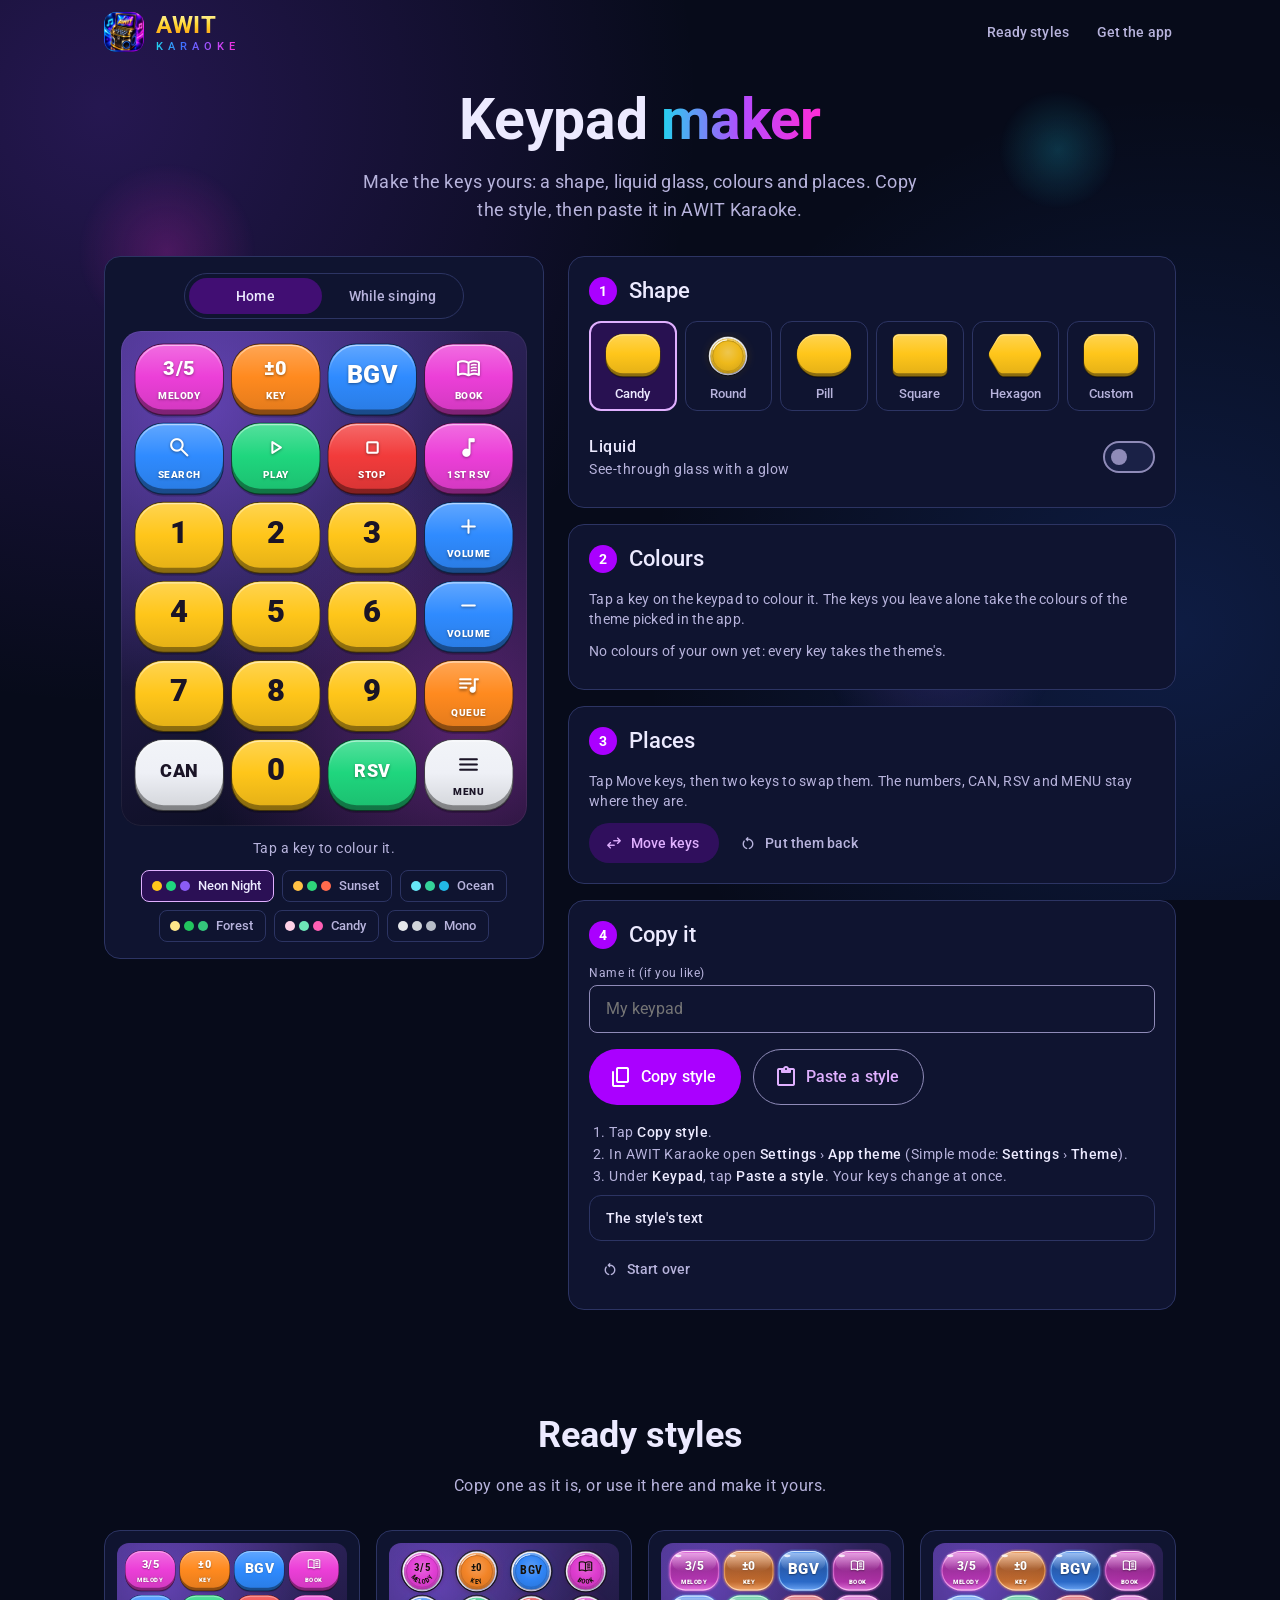
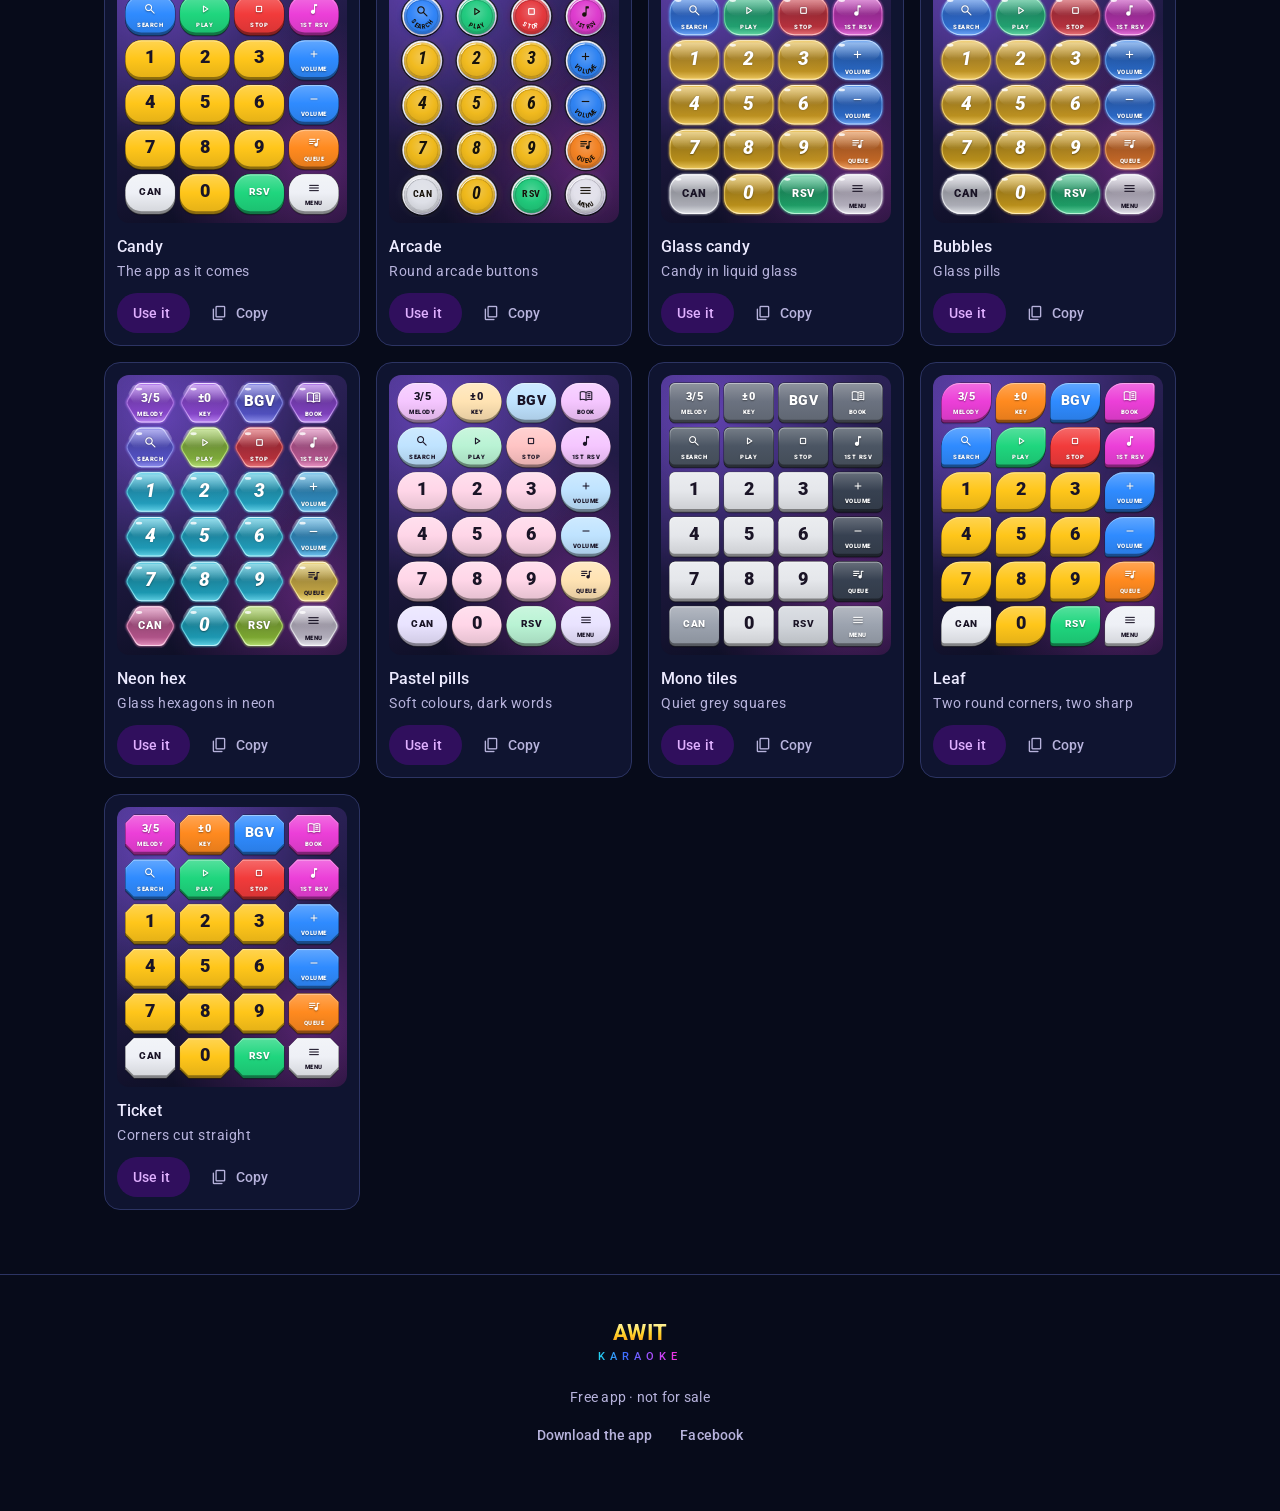
<file: docs/keypad.html>
<!doctype html>
<html lang="en">
<head>
<meta charset="utf-8">
<meta name="viewport" content="width=device-width, initial-scale=1">
<title>Keypad maker · AWIT Karaoke</title>
<meta name="description" content="Make your own keypad for AWIT Karaoke: a shape, liquid glass, colours and places. Copy the style and paste it in the app.">
<meta name="theme-color" content="#070b1a">
<link rel="icon" href="img/icon-64.png">
<link rel="apple-touch-icon" href="img/apple-touch-icon.png">
<meta property="og:type" content="website">
<meta property="og:title" content="Keypad maker · AWIT Karaoke">
<meta property="og:description" content="Make your own karaoke keypad: candy, round, liquid glass, your colours. Copy it, paste it in the app.">
<meta property="og:url" content="https://mac0ten.github.io/awit-karaoke-releases/keypad.html">
<meta property="og:image" content="https://mac0ten.github.io/awit-karaoke-releases/img/og.jpg">
<meta name="twitter:card" content="summary_large_image">
<link rel="preconnect" href="https://fonts.googleapis.com">
<link rel="preconnect" href="https://fonts.gstatic.com" crossorigin>
<link href="https://fonts.googleapis.com/css2?family=Roboto+Condensed:ital,wght@0,700;1,700&family=Roboto:ital,wght@0,400;0,500;0,700;0,900;1,900&display=swap" rel="stylesheet">
<!-- Material Symbols, only the icons this page uses (the names in alphabetical order) -->
<link href="https://fonts.googleapis.com/css2?family=Material+Symbols+Rounded:opsz,wght,FILL,GRAD@24,500,1,0&icon_names=add,close,content_copy,content_paste,menu,menu_book,music_note,palette,pause,play_arrow,queue_music,remove,restart_alt,search,skip_next,stop,swap_horiz&display=block" rel="stylesheet">
<link rel="stylesheet" href="style.css">
<link rel="stylesheet" href="keypad.css">
</head>
<body>
<div class="bokeh" aria-hidden="true"><i></i><i></i><i></i><i></i><i></i><i></i></div>

<header id="bar" class="app-bar">
  <div class="bar-in">
    <a class="brand" href="./" aria-label="AWIT Karaoke, the download page">
      <img src="img/icon-192.png" alt="" width="40" height="40">
      <span class="word"><b class="awit">AWIT</b><b class="kara">KARAOKE</b></span>
    </a>
    <nav aria-label="Pages">
      <a class="text-btn wide" href="#ready">Ready styles</a>
      <a class="text-btn" href="./">Get the app</a>
    </nav>
  </div>
</header>

<main id="top">
  <section class="maker" id="maker">
    <div class="maker-head">
      <h1>Keypad <span class="glow">maker</span></h1>
      <p class="lead">Make the keys yours: a shape, liquid glass, colours and places. Copy the style, then paste it in
        AWIT Karaoke.</p>
    </div>

    <div class="maker-grid">
      <div class="stage">
        <div class="card pad-card">
          <div class="scene" role="radiogroup" aria-label="Show the keys">
            <button type="button" class="seg-btn" data-scene="home" role="radio" aria-checked="true">Home</button>
            <button type="button" class="seg-btn" data-scene="singing" role="radio" aria-checked="false">While singing</button>
          </div>
          <div class="pad-wrap" id="padWrap">
            <canvas id="pad" aria-hidden="true"></canvas>
            <div id="padKeys" class="pad-keys" role="group" aria-label="The keypad"></div>
          </div>
          <p class="hint" id="padHint" aria-live="polite">Tap a key to colour it.</p>
          <div class="themes" id="themes" role="radiogroup" aria-label="See it in a theme"></div>
        </div>
      </div>

      <div class="controls">
        <div class="card step">
          <h2 class="step-title"><span class="n">1</span>Shape</h2>
          <div class="shapes" id="shapes" role="radiogroup" aria-label="Shape"></div>
          <div id="customBox" class="custom" hidden>
            <p class="small">Each corner, from square to fully round.</p>
            <label>Top left <output id="c0v"></output><input type="range" id="c0" min="0" max="50" step="1"></label>
            <label>Top right <output id="c1v"></output><input type="range" id="c1" min="0" max="50" step="1"></label>
            <label>Bottom left <output id="c3v"></output><input type="range" id="c3" min="0" max="50" step="1"></label>
            <label>Bottom right <output id="c2v"></output><input type="range" id="c2" min="0" max="50" step="1"></label>
            <label class="switch-row">
              <span><b>Cut corners</b><small>Straight across instead of round</small></span>
              <input type="checkbox" id="cut" role="switch"><i class="switch" aria-hidden="true"></i>
            </label>
          </div>
          <label class="switch-row">
            <span><b>Liquid</b><small>See-through glass with a glow</small></span>
            <input type="checkbox" id="liquid" role="switch"><i class="switch" aria-hidden="true"></i>
          </label>
        </div>

        <div class="card step">
          <h2 class="step-title"><span class="n">2</span>Colours</h2>
          <p class="small">Tap a key on the keypad to colour it. The keys you leave alone take the colours of the
            theme picked in the app.</p>
          <div id="ownList" class="own"></div>
          <button type="button" class="text-btn" id="clearColours"><span class="ms" aria-hidden="true">restart_alt</span>Theme colours for every key</button>
        </div>

        <div class="card step">
          <h2 class="step-title"><span class="n">3</span>Places</h2>
          <p class="small">Tap Move keys, then two keys to swap them. The numbers, CAN, RSV and MENU stay where they are.</p>
          <div class="row">
            <button type="button" class="btn tonal sm" id="moveBtn" aria-pressed="false"><span class="ms" aria-hidden="true">swap_horiz</span>Move keys</button>
            <button type="button" class="text-btn" id="placesBack"><span class="ms" aria-hidden="true">restart_alt</span>Put them back</button>
          </div>
        </div>

        <div class="card step">
          <h2 class="step-title"><span class="n">4</span>Copy it</h2>
          <label class="field"><span>Name it (if you like)</span><input id="name" maxlength="40" autocomplete="off" placeholder="My keypad"></label>
          <div class="actions">
            <button type="button" class="btn filled" id="copy"><span class="ms" aria-hidden="true">content_copy</span>Copy style</button>
            <button type="button" class="btn outlined" id="pasteBtn"><span class="ms" aria-hidden="true">content_paste</span>Paste a style</button>
          </div>
          <ol class="how">
            <li>Tap <b>Copy style</b>.</li>
            <li>In AWIT Karaoke open <b>Settings</b> › <b>App theme</b> (Simple mode: <b>Settings</b> › <b>Theme</b>).</li>
            <li>Under <b>Keypad</b>, tap <b>Paste a style</b>. Your keys change at once.</li>
          </ol>
          <details class="json" id="jsonBox"><summary>The style's text</summary><pre id="json"></pre></details>
          <button type="button" class="text-btn" id="startOver"><span class="ms" aria-hidden="true">restart_alt</span>Start over</button>
        </div>
      </div>
    </div>
  </section>

  <section class="ready" id="ready">
    <h2>Ready styles</h2>
    <p class="sub">Copy one as it is, or use it here and make it yours.</p>
    <div class="ready-grid" id="readyGrid"></div>
  </section>
</main>

<div id="colourSheet" class="sheet" hidden>
  <div class="panel" role="dialog" aria-modal="true" aria-labelledby="csTitle">
    <div class="panel-head"><h3 id="csTitle">Number keys</h3>
      <button type="button" class="icon-btn" id="csClose" aria-label="Close"><span class="ms" aria-hidden="true">close</span></button></div>
    <p class="label">Its colour</p>
    <div class="swatches" id="csKey" role="radiogroup" aria-label="Its colour"></div>
    <p class="label">Its words</p>
    <div class="segs" id="csInk" role="radiogroup" aria-label="Its words' colour"></div>
    <div class="panel-actions"><button type="button" class="btn filled sm" id="csDone">Done</button></div>
  </div>
</div>

<div id="pasteSheet" class="sheet" hidden>
  <div class="panel" role="dialog" aria-modal="true" aria-labelledby="psTitle">
    <div class="panel-head"><h3 id="psTitle">Paste a style</h3>
      <button type="button" class="icon-btn" id="pasteClose" aria-label="Close"><span class="ms" aria-hidden="true">close</span></button></div>
    <p class="small">A style copied here, or one a friend sent you, to change it.</p>
    <textarea id="pasteText" rows="5" spellcheck="false" placeholder='{"awit":"keypad", ...}' aria-label="The style"></textarea>
    <p class="err" id="pasteErr" role="alert" hidden></p>
    <div class="panel-actions">
      <button type="button" class="text-btn" id="pasteCancel">Cancel</button>
      <button type="button" class="btn filled sm" id="pasteLoad">Load it</button>
    </div>
  </div>
</div>

<div id="snack" class="snack" role="status" aria-live="polite"></div>

<footer>
  <p class="word small"><b class="awit">AWIT</b><b class="kara">KARAOKE</b></p>
  <p>Free app · not for sale</p>
  <nav class="links" aria-label="More">
    <a class="text-btn" href="./">Download the app</a>
    <a class="text-btn" href="https://www.facebook.com/awitkaraoke" target="_blank" rel="noopener">Facebook</a>
  </nav>
</footer>

<script src="keypad.js" defer></script>
</body>
</html>
</file>
<file: docs/style.css>
/* AWIT Karaoke's site, on Material Design 3: the app's neon night as a dark scheme (Material palette tones that pass
   contrast), Roboto and the M3 type scale, an 8dp grid, M3 shapes, state layers, ripples and motion. */
:root {
  /* colour roles */
  --bg: #070b1a;
  --surface-low: #0f1430; --surface: #141a3a; --surface-high: #1a2146;
  --on-surface: #eceaff; --on-surface-var: #b7b3dc;
  --outline: #8f8bb8; --outline-var: #2c3463;
  --primary: #aa00ff;              /* Material Purple A700: white text on it is 5:1 */
  --on-primary: #ffffff;
  --primary-light: #e0b0ff;        /* the primary for text and icons on dark surfaces */
  /* shapes and motion */
  --r-sm: 8px; --r-md: 12px; --r-lg: 16px; --r-xl: 28px; --r-full: 999px;
  --ease: cubic-bezier(.2, 0, 0, 1); --ease-in: cubic-bezier(.05, .7, .1, 1);
  --e1: 0 1px 2px rgba(0, 0, 0, .3), 0 1px 3px 1px rgba(0, 0, 0, .15);
  --e3: 0 4px 8px 3px rgba(0, 0, 0, .15), 0 1px 3px rgba(0, 0, 0, .3);
}
* { box-sizing: border-box; }
html { scroll-behavior: smooth; scroll-padding-top: 72px; }
body {
  margin: 0; background: var(--bg); color: var(--on-surface);
  font: 400 16px/24px Roboto, "Segoe UI", Arial, sans-serif; letter-spacing: .5px;   /* body large */
  background-image: radial-gradient(circle at 8% 12%, rgba(124, 58, 237, .26), transparent 42%),
    radial-gradient(circle at 92% 70%, rgba(47, 107, 255, .18), transparent 40%);
  background-attachment: fixed; overflow-x: hidden;
}
a { color: var(--primary-light); }
b { font-weight: 500; color: var(--on-surface); }
h1, h2, h3, p { margin: 0; }
:focus-visible { outline: 3px solid var(--primary-light); outline-offset: 2px; }
main, header, footer { position: relative; z-index: 1; }
section { max-width: 1120px; margin: 0 auto; padding: 64px 24px; }
h2 { font-size: clamp(28px, 3.4vw, 36px); line-height: 1.22; font-weight: 700; letter-spacing: 0; text-align: center;
  margin-bottom: 32px; }                                  /* headline large, emphasized */
h3 { font-size: 16px; line-height: 24px; font-weight: 500; letter-spacing: .15px; }   /* title medium */

/* Material Symbols */
.ms { font-family: "Material Symbols Rounded"; font-weight: normal; font-style: normal; font-size: 24px; line-height: 1;
  letter-spacing: normal; text-transform: none; white-space: nowrap; direction: ltr; display: inline-block;
  -webkit-font-feature-settings: "liga"; font-feature-settings: "liga"; -webkit-font-smoothing: antialiased; }

/* the lights drifting behind, as the app's Bokeh */
.bokeh { position: fixed; inset: 0; z-index: 0; pointer-events: none; overflow: hidden; }
.bokeh i { position: absolute; border-radius: 50%; opacity: .2; animation: drift 30s var(--ease) infinite alternate; }
.bokeh i:nth-child(1) { width: 180px; height: 180px; left: 6%; top: 18%; background: radial-gradient(circle, #ff2bd6, transparent 70%); }
.bokeh i:nth-child(2) { width: 120px; height: 120px; left: 78%; top: 10%; background: radial-gradient(circle, #22d3ee, transparent 70%); animation-duration: 34s; }
.bokeh i:nth-child(3) { width: 240px; height: 240px; left: 64%; top: 58%; background: radial-gradient(circle, #8b5cf6, transparent 70%); animation-duration: 38s; }
.bokeh i:nth-child(4) { width: 96px; height: 96px; left: 30%; top: 72%; background: radial-gradient(circle, #22d3ee, transparent 70%); animation-duration: 26s; }
.bokeh i:nth-child(5) { width: 140px; height: 140px; left: 46%; top: 32%; background: radial-gradient(circle, #ff2bd6, transparent 70%); animation-duration: 42s; }
.bokeh i:nth-child(6) { width: 200px; height: 200px; left: 14%; top: 84%; background: radial-gradient(circle, #3f6bff, transparent 70%); animation-duration: 36s; }
@keyframes drift { to { transform: translate(40px, -64px) scale(1.15); } }

/* the top app bar: transparent at the top, a surface once the page moves under it */
.app-bar { position: sticky; top: 0; z-index: 10; transition: background-color .3s var(--ease), box-shadow .3s var(--ease); }
.app-bar.scrolled { background: rgba(20, 26, 58, .92); box-shadow: var(--e1); -webkit-backdrop-filter: blur(12px); backdrop-filter: blur(12px); }
.bar-in { display: flex; align-items: center; justify-content: space-between; gap: 16px; max-width: 1120px; height: 64px;
  margin: 0 auto; padding: 0 16px 0 24px; }
.brand { display: flex; align-items: center; gap: 12px; text-decoration: none; }
.brand img { border-radius: var(--r-md); }
nav { display: flex; gap: 4px; }

/* the wordmark: gold AWIT, neon KARAOKE (the app's) */
.word { display: inline-flex; flex-direction: column; line-height: 1; }
.awit { font-weight: 700; font-size: 24px; letter-spacing: .5px; background: linear-gradient(#fff6a6, #ffd52e 50%, #ff9a12);
  -webkit-background-clip: text; background-clip: text; color: transparent; }
.kara { font-weight: 500; font-size: 11px; letter-spacing: 5px; margin-top: 4px;
  background: linear-gradient(90deg, #22d3ee, #3f6bff, #b44cff, #ff2bd6); -webkit-background-clip: text; background-clip: text;
  color: transparent; }

/* buttons: state layers on hover, focus and press, a ripple from the touch (app.js) */
.btn, .text-btn, summary { position: relative; overflow: hidden; -webkit-tap-highlight-color: transparent; }
.btn::before, .text-btn::before, summary::before { content: ""; position: absolute; inset: 0; background: currentColor;
  opacity: 0; transition: opacity .2s var(--ease); pointer-events: none; }
.btn:hover::before, .text-btn:hover::before, summary:hover::before { opacity: .08; }
.btn:focus-visible::before, .text-btn:focus-visible::before, summary:focus-visible::before { opacity: .1; }
.btn:active::before, .text-btn:active::before, summary:active::before { opacity: .1; }
.ripple { position: absolute; border-radius: 50%; background: currentColor; opacity: .16; transform: scale(0);
  animation: ripple .6s var(--ease); pointer-events: none; }
@keyframes ripple { to { transform: scale(1); opacity: 0; } }
.btn { display: inline-flex; align-items: center; justify-content: center; gap: 8px; height: 56px; padding: 0 24px 0 20px;
  border-radius: var(--r-full); font: 500 16px/24px Roboto, sans-serif; letter-spacing: .15px; text-decoration: none;
  transition: box-shadow .2s var(--ease); }
.btn.filled { background: var(--primary); color: var(--on-primary); box-shadow: 0 0 0 0 rgba(170, 0, 255, .5);
  animation: glow 2.8s var(--ease) infinite; }
.btn.filled:hover { box-shadow: var(--e1); }
@keyframes glow { 50% { box-shadow: 0 0 0 8px rgba(170, 0, 255, 0), 0 0 28px rgba(255, 43, 214, .45); } }
.btn.outlined { color: var(--primary-light); border: 1px solid var(--outline); }
.btn.gold { background: #ffc400; color: #241a00; }           /* Material Amber A400, the AWIT gold: dark text 11:1 */
.btn.gold:hover { box-shadow: var(--e1); }
/* the first screen's two downloads, as big as each other, one under the other */
.cta.big { display: grid; gap: 12px; max-width: 440px; }
.cta.big .btn { width: 100%; }
.text-btn.more { gap: 8px; margin-top: 8px; margin-left: -12px; color: var(--primary-light); }
.text-btn.more .ms { font-size: 18px; }
.text-btn { display: inline-flex; align-items: center; height: 40px; padding: 0 12px; border-radius: var(--r-full);
  color: var(--on-surface-var); font: 500 14px/20px Roboto, sans-serif; letter-spacing: .1px; text-decoration: none; }
.text-btn:hover { color: var(--on-surface); }

/* the first screen */
.hero { display: grid; grid-template-columns: 1fr 1.05fr; gap: 48px; align-items: center; padding-top: 32px; }
.chip { display: inline-flex; align-items: center; gap: 8px; height: 32px; padding: 0 16px 0 8px; margin-bottom: 16px;
  border-radius: var(--r-sm); border: 1px solid var(--outline-var); background: var(--surface-low);
  font: 500 14px/20px Roboto, sans-serif; letter-spacing: .1px; color: var(--on-surface-var); }
.chip .ms { font-size: 18px; color: #ff80ab; }
h1 { font-size: clamp(36px, 5.4vw, 57px); line-height: 1.12; font-weight: 700; letter-spacing: -.25px; }   /* display */
.glow { background: linear-gradient(90deg, #22d3ee, #b44cff, #ff2bd6); -webkit-background-clip: text; background-clip: text; color: transparent; }
.lead { color: var(--on-surface-var); margin: 16px 0 32px; font-size: 18px; line-height: 28px; letter-spacing: .25px; }
.cta { display: flex; flex-wrap: wrap; gap: 16px; align-items: center; }
.meta { color: var(--on-surface-var); font-size: 14px; line-height: 20px; letter-spacing: .25px; margin-top: 16px; }
.meta span + span:not(:empty)::before { content: " · "; }
.news { max-width: 560px; margin-top: 8px; font-size: 14px; line-height: 20px; letter-spacing: .25px; color: var(--on-surface); }
.news b { color: var(--primary-light); }
.hero-media video { width: 100%; display: block; border-radius: var(--r-xl); box-shadow: var(--e3), 0 0 48px rgba(139, 92, 246, .22);
  animation: float 6s var(--ease) infinite alternate; }
@keyframes float { to { transform: translateY(-8px); } }
.qr-card { display: flex; gap: 16px; align-items: center; margin-top: 24px; padding: 16px; max-width: 464px; }
.qr-card[hidden] { display: none; }
.qr-card p { font-size: 14px; line-height: 20px; letter-spacing: .25px; color: var(--on-surface-var); }
#qr { flex: none; padding: 8px; background: #fff; border-radius: var(--r-sm); }
#qr img, #qr canvas { display: block; width: 96px; height: 96px; }

/* cards: outlined, surface container low; a hover lifts to level 1 */
.card { background: var(--surface-low); border: 1px solid var(--outline-var); border-radius: var(--r-lg); }
.grid { display: grid; grid-template-columns: repeat(4, 1fr); gap: 16px; }
.feature { padding: 24px; transition: background-color .2s var(--ease), box-shadow .2s var(--ease), transform .3s var(--ease); }
.feature:hover { background: var(--surface); box-shadow: var(--e1); transform: translateY(-2px); }
.feature p { margin-top: 4px; color: var(--on-surface-var); font-size: 14px; line-height: 20px; letter-spacing: .25px; }
/* tonal icon containers: each icon in its own tone, over the same tone at 14% */
.tile { display: inline-grid; place-items: center; width: 48px; height: 48px; border-radius: var(--r-md); margin-bottom: 16px; }
.tile.big { width: 64px; height: 64px; font-size: 32px; border-radius: var(--r-lg); margin: 0; flex: none; }
.t1 { color: #ea80fc; background: rgba(234, 128, 252, .14); } .t2 { color: #82b1ff; background: rgba(130, 177, 255, .14); }
.t3 { color: #69f0ae; background: rgba(105, 240, 174, .14); } .t4 { color: #18ffff; background: rgba(24, 255, 255, .12); }
.t5 { color: #ffd740; background: rgba(255, 215, 64, .14); } .t6 { color: #b388ff; background: rgba(179, 136, 255, .14); }
.t7 { color: #ff8a80; background: rgba(255, 138, 128, .14); } .t8 { color: #ff80ab; background: rgba(255, 128, 171, .14); }
.gallery { display: grid; grid-template-columns: 1fr 1fr; gap: 16px; margin-top: 24px; }
.gallery a { display: block; border-radius: var(--r-lg); overflow: hidden; transition: transform .3s var(--ease); }
.gallery a:hover { transform: scale(1.01); }
.gallery img { width: 100%; height: auto; display: block; }

/* the songbook: its cover beside what is in it */
.book-card { display: flex; gap: 32px; align-items: center; padding: 32px; border-radius: var(--r-xl);
  background: linear-gradient(135deg, rgba(255, 215, 64, .08), rgba(170, 0, 255, .12)), var(--surface-low); }
.cover { flex: none; display: block; width: 210px; border-radius: var(--r-md); overflow: hidden; box-shadow: var(--e3);
  transform: rotate(-2deg); transition: transform .3s var(--ease); }
.cover:hover { transform: rotate(0) scale(1.02); }
.cover img { display: block; width: 100%; height: auto; }
.book-text { flex: 1; }
.book-text h2 { text-align: left; margin: 4px 0 8px; }
.book-text p { color: var(--on-surface-var); margin-bottom: 24px; }

/* lists: the install steps and the questions */
.sub { text-align: center; color: var(--on-surface-var); margin: -16px auto 32px; max-width: 640px; }
.list { max-width: 760px; margin: 0 auto; padding: 8px 0; list-style: none; }
.list > li { display: flex; gap: 16px; align-items: flex-start; padding: 16px 24px 16px 16px; }
.list > li + li, .list > details + details { border-top: 1px solid var(--outline-var); }
.lead-ic { flex: none; display: grid; place-items: center; width: 40px; height: 40px; border-radius: 50%;
  color: var(--primary-light); background: rgba(170, 0, 255, .2); }
.overline { display: block; font-size: 12px; line-height: 16px; font-weight: 500; letter-spacing: .5px; color: var(--primary-light); }
.list p { margin-top: 4px; color: var(--on-surface-var); font-size: 14px; line-height: 20px; letter-spacing: .25px; }
summary { display: flex; align-items: center; justify-content: space-between; gap: 16px; min-height: 56px;
  padding: 8px 16px 8px 24px; cursor: pointer; list-style: none; font-weight: 500; letter-spacing: .15px; }
summary::-webkit-details-marker { display: none; }
.chev { color: var(--on-surface-var); transition: transform .3s var(--ease); }
details[open] .chev { transform: rotate(180deg); }
details > p { padding: 0 24px 16px; margin: 0; }
details[open] > p { animation: open .3s var(--ease-in); }
@keyframes open { from { opacity: 0; transform: translateY(-4px); } }

/* the remote */
.remote-card { display: flex; gap: 24px; align-items: center; padding: 32px; border-radius: var(--r-xl);
  background: linear-gradient(135deg, rgba(34, 211, 238, .1), rgba(170, 0, 255, .12)), var(--surface-low); }
.remote-text { flex: 1; }
.remote-card h2 { text-align: left; margin-bottom: 8px; }
.remote-card p { color: var(--on-surface-var); }
.play { flex: none; border-radius: var(--r-md); }
.play img { display: block; width: 216px; height: auto; }

footer { text-align: center; padding: 48px 24px 56px; color: var(--on-surface-var); font-size: 14px; line-height: 20px;
  letter-spacing: .25px; border-top: 1px solid var(--outline-var); }
footer > p { margin: 8px 0; }
.word.small .awit { font-size: 22px; }
.links { justify-content: center; flex-wrap: wrap; margin-top: 8px; }

/* things come in as they scroll into view (emphasized decelerate) */
.reveal { opacity: 0; transform: translateY(24px); transition: opacity .6s var(--ease-in), transform .6s var(--ease-in); }
.reveal.in { opacity: 1; transform: none; }
.grid .reveal:nth-child(4n+2) { transition-delay: .06s; }
.grid .reveal:nth-child(4n+3) { transition-delay: .12s; }
.grid .reveal:nth-child(4n+4) { transition-delay: .18s; }

/* window sizes: compact (phones) under 600dp, medium under 905dp */
@media (max-width: 904px) {
  .hero { grid-template-columns: 1fr; text-align: center; gap: 40px; }
  .cta { justify-content: center; }
  .cta.big { margin: 0 auto; justify-content: stretch; }      /* the buttons as wide as the room, not their words */
  .text-btn.more { margin-left: 0; }
  .qr-card { margin-left: auto; margin-right: auto; text-align: left; }
  .grid { grid-template-columns: 1fr 1fr; }
  .remote-card, .book-card { flex-direction: column; text-align: center; }
  .remote-card h2, .book-text h2 { text-align: center; }
  .book-card .cta { justify-content: center; }
  .cover { width: 180px; }
}
@media (max-width: 599px) {
  section { padding: 48px 16px; }
  .bar-in { padding: 0 8px 0 16px; }
  .wide { display: none; }
  .btn { width: 100%; }
  .grid { gap: 8px; }
  .feature { padding: 16px; }
  .tile { width: 40px; height: 40px; font-size: 22px; margin-bottom: 12px; }
  .gallery { grid-template-columns: 1fr; }
  .lead { font-size: 16px; line-height: 24px; }
  .list > li { padding: 16px; }
  .remote-card, .book-card { padding: 24px 16px; }
  .bar-in nav .text-btn { padding: 0 8px; }
}
@media (prefers-reduced-motion: reduce) {
  *, *::before, *::after { animation: none !important; transition: none !important; }
  .reveal { opacity: 1; transform: none; }
}
</file>
<file: docs/keypad.css>
/* The keypad maker, on the site's Material 3 (style.css): the keypad beside its four steps, the ready styles under. */
.maker { padding-top: 24px; }
.maker-head { text-align: center; max-width: 720px; margin: 0 auto 32px; }
.maker-head .lead { margin: 16px auto 0; max-width: 560px; }
.maker-grid { display: grid; grid-template-columns: minmax(300px, 440px) minmax(0, 1fr); gap: 24px; align-items: start; }
.stage { position: sticky; top: 80px; }
.pad-card { padding: 16px; }
.pad-wrap { position: relative; padding: 10px; border-radius: 20px; overflow: hidden; box-shadow: inset 0 0 0 1px rgba(255, 255, 255, .06); }
.pad-wrap canvas { display: block; width: 100%; }
.pad-keys { position: absolute; inset: 10px; display: grid; grid-template-columns: repeat(4, 1fr); grid-template-rows: repeat(6, 1fr); }
.pad-keys button { margin: 0; padding: 0; border: 0; background: transparent; border-radius: 14px; cursor: pointer;
  -webkit-tap-highlight-color: transparent; }
.pad-keys button:focus-visible { outline: 3px solid #fff; outline-offset: -3px; }
.pad-keys button.fixed { cursor: not-allowed; background: rgba(7, 11, 26, .45); }
.pad-keys button.picked { outline: 3px dashed #fff; outline-offset: -2px; background: rgba(255, 255, 255, .12); }
.hint { margin: 12px 0 0; text-align: center; color: var(--on-surface-var); font-size: 14px; line-height: 20px; }
.scene { display: flex; gap: 4px; padding: 4px; margin: 0 auto 12px; max-width: 280px; border-radius: var(--r-full);
  border: 1px solid var(--outline-var); }
.seg-btn { flex: 1; height: 36px; padding: 0 12px; border: 0; border-radius: var(--r-full); background: transparent;
  color: var(--on-surface-var); font: 500 14px/20px Roboto, sans-serif; letter-spacing: .1px; cursor: pointer; }
.seg-btn[aria-checked="true"] { background: rgba(170, 0, 255, .32); color: var(--on-surface); }
.seg-btn:focus-visible { outline-offset: -2px; }
.themes { display: flex; flex-wrap: wrap; gap: 8px; justify-content: center; margin-top: 12px; }
.theme-chip { display: inline-flex; align-items: center; gap: 4px; height: 32px; padding: 0 12px 0 10px;
  border-radius: var(--r-sm); border: 1px solid var(--outline-var); background: var(--surface-low);
  color: var(--on-surface-var); font: 500 13px/18px Roboto, sans-serif; cursor: pointer; }
.theme-chip i { width: 10px; height: 10px; border-radius: 50%; }
.theme-chip i:last-of-type { margin-right: 4px; }
.theme-chip[aria-checked="true"] { border-color: var(--primary-light); background: rgba(170, 0, 255, .18); color: var(--on-surface); }

.step { padding: 20px; margin-bottom: 16px; }
.step-title { display: flex; align-items: center; gap: 12px; margin: 0 0 16px; font-size: 22px; line-height: 28px;
  text-align: left; font-weight: 500; }
.n { display: inline-grid; place-items: center; width: 28px; height: 28px; border-radius: 50%; background: var(--primary);
  color: #fff; font-size: 14px; font-weight: 700; }
.small { margin: 0 0 12px; color: var(--on-surface-var); font-size: 14px; line-height: 20px; letter-spacing: .25px; }
.shapes { display: grid; grid-template-columns: repeat(6, minmax(0, 1fr)); gap: 8px; }
.shape { display: flex; flex-direction: column; align-items: center; gap: 6px; padding: 10px 2px 8px; margin: 0;
  border-radius: var(--r-md); border: 1px solid var(--outline-var); background: var(--surface-low);
  color: var(--on-surface-var); font: 500 13px/16px Roboto, sans-serif; cursor: pointer; min-width: 0; }
.shape canvas { width: 60px; height: 48px; max-width: 100%; }
.shape[aria-checked="true"] { border: 2px solid var(--primary-light); padding: 9px 1px 7px; background: rgba(170, 0, 255, .16);
  color: var(--on-surface); }
.custom[hidden], .text-btn[hidden] { display: none; }
.custom { display: grid; grid-template-columns: 1fr 1fr; gap: 8px 24px; margin-top: 16px; }
.custom .small, .custom .switch-row { grid-column: 1 / -1; margin-bottom: 0; }
.custom label { display: grid; grid-template-columns: 1fr auto; align-items: center; gap: 0 8px; font-size: 14px;
  color: var(--on-surface-var); }
.custom input[type="range"] { grid-column: 1 / -1; width: 100%; accent-color: var(--primary-light); }
.custom output { color: var(--on-surface); font-variant-numeric: tabular-nums; }

/* a Material switch over a hidden checkbox */
.switch-row { position: relative; display: flex; align-items: center; justify-content: space-between; gap: 16px;
  margin-top: 16px; padding: 8px 0; cursor: pointer; }
.switch-row span { display: flex; flex-direction: column; }
.switch-row small { color: var(--on-surface-var); font-size: 14px; line-height: 20px; }
.switch-row input { position: absolute; opacity: 0; width: 1px; height: 1px; }
.switch { flex: none; position: relative; width: 52px; height: 32px; border-radius: 16px; border: 2px solid var(--outline);
  background: var(--surface-high); transition: background-color .2s var(--ease), border-color .2s var(--ease); }
.switch::after { content: ""; position: absolute; top: 6px; left: 6px; width: 16px; height: 16px; border-radius: 50%;
  background: var(--outline); transition: transform .2s var(--ease), width .2s var(--ease), height .2s var(--ease), top .2s var(--ease); }
.switch-row input:checked + .switch { background: var(--primary); border-color: var(--primary); }
.switch-row input:checked + .switch::after { top: 2px; width: 24px; height: 24px; background: #fff; transform: translateX(20px); }
.switch-row input:focus-visible + .switch { outline: 3px solid var(--primary-light); outline-offset: 2px; }

.own { display: flex; flex-wrap: wrap; gap: 8px; margin-bottom: 8px; }
.own .small { margin: 0; }
.own-chip { display: inline-flex; align-items: center; gap: 8px; height: 32px; padding: 0 4px 0 10px; border-radius: var(--r-sm);
  border: 1px solid var(--outline-var); background: var(--surface); font-size: 13px; color: var(--on-surface); }
.own-chip i { width: 14px; height: 14px; border-radius: 50%; box-shadow: 0 0 0 1px rgba(255, 255, 255, .25); }
.own-chip .x { display: grid; place-items: center; width: 24px; height: 24px; padding: 0; border: 0; border-radius: 50%;
  background: transparent; color: var(--on-surface-var); cursor: pointer; }
.own-chip .x .ms { font-size: 18px; }
.own-chip .x:hover { background: rgba(255, 255, 255, .08); color: var(--on-surface); }
.text-btn { border: 0; background: transparent; cursor: pointer; gap: 8px; }
.text-btn .ms { font-size: 18px; }
.text-btn:disabled { opacity: .38; cursor: default; }
.row { display: flex; flex-wrap: wrap; gap: 8px; align-items: center; }
.btn { border: 0; cursor: pointer; }
.btn.sm { height: 40px; padding: 0 20px 0 16px; font-size: 14px; }
.btn.sm .ms { font-size: 18px; }
.btn.tonal { background: rgba(170, 0, 255, .22); color: var(--primary-light); }
.btn.tonal[aria-pressed="true"] { background: var(--primary); color: #fff; }
.btn.outlined { background: transparent; }

.field { display: flex; flex-direction: column; gap: 4px; font-size: 12px; line-height: 16px; color: var(--on-surface-var); }
.field input { height: 48px; padding: 0 16px; border-radius: var(--r-sm); border: 1px solid var(--outline);
  background: transparent; color: var(--on-surface); font: 400 16px/24px Roboto, sans-serif; }
.field input:focus { outline: none; border: 2px solid var(--primary-light); padding: 0 15px; }
.actions { display: flex; flex-wrap: wrap; gap: 12px; margin-top: 16px; }
.how { margin: 16px 0 8px; padding-left: 20px; color: var(--on-surface-var); font-size: 14px; line-height: 22px; }
.how b { color: var(--on-surface); }
.json { margin: 8px 0; border: 1px solid var(--outline-var); border-radius: var(--r-md); }
.json summary { min-height: 44px; padding: 8px 16px; font-size: 14px; }
.json pre { margin: 0; padding: 0 16px 16px; white-space: pre-wrap; word-break: break-all; color: var(--on-surface-var);
  font: 12px/18px ui-monospace, Consolas, monospace; }

.ready { padding-top: 24px; }
.ready-grid { display: grid; grid-template-columns: repeat(auto-fill, minmax(210px, 1fr)); gap: 16px; }
.ready-card { display: flex; flex-direction: column; gap: 12px; padding: 12px; }
.mini { padding: 6px; border-radius: var(--r-md); }
.mini canvas { display: block; width: 100%; }
.ready-text h3 { margin: 0; }
.ready-text p { margin: 2px 0 0; color: var(--on-surface-var); font-size: 14px; line-height: 20px; }
.ready-actions { display: flex; flex-wrap: wrap; gap: 4px 8px; align-items: center; }

/* a dialog over the page (a bottom sheet on a phone) */
.sheet { position: fixed; inset: 0; z-index: 50; display: flex; align-items: center; justify-content: center; padding: 16px;
  background: rgba(0, 0, 0, .55); }
.sheet[hidden] { display: none; }
.panel { width: min(440px, 100%); max-height: calc(100vh - 32px); overflow: auto; padding: 24px; border-radius: var(--r-xl);
  background: var(--surface-high); box-shadow: var(--e3); transform: translateY(12px); opacity: 0;
  transition: transform .25s var(--ease-in), opacity .25s var(--ease-in); }
.sheet.on .panel { transform: none; opacity: 1; }
.panel-head { display: flex; align-items: center; justify-content: space-between; gap: 8px; margin-bottom: 12px; }
.panel-head h3 { font-size: 22px; line-height: 28px; font-weight: 500; }
.icon-btn { display: grid; place-items: center; width: 40px; height: 40px; padding: 0; border: 0; border-radius: 50%;
  background: transparent; color: var(--on-surface-var); cursor: pointer; }
.icon-btn:hover { background: rgba(255, 255, 255, .08); }
.label { margin: 8px 0; font-size: 14px; font-weight: 500; color: var(--on-surface); }
.swatches { display: grid; grid-template-columns: repeat(6, minmax(0, 1fr)); gap: 10px; }
.sw { position: relative; aspect-ratio: 1; min-height: 36px; padding: 0; border: 2px solid rgba(255, 255, 255, .15);
  border-radius: 50%; cursor: pointer; }
.sw[aria-checked="true"] { border-color: #fff; box-shadow: 0 0 0 3px var(--primary-light); }
.sw.theme { grid-column: span 2; aspect-ratio: auto; border-radius: var(--r-full); }
.sw.theme span { font: 700 13px Roboto, sans-serif; color: #111; mix-blend-mode: normal; text-shadow: 0 0 6px rgba(255, 255, 255, .7); }
.sw.pick { display: grid; place-items: center; background: conic-gradient(#f23b3b, #ffc61a, #1fd67e, #22d3ee, #2f8bff, #a855f7, #ec3fd8, #f23b3b); }
.sw.pick .ms { font-size: 18px; color: #fff; text-shadow: 0 1px 2px rgba(0, 0, 0, .6); }
.pick-input { position: absolute; inset: 0; width: 100%; height: 100%; opacity: 0; pointer-events: none; }
.segs { display: flex; gap: 4px; padding: 4px; border-radius: var(--r-full); border: 1px solid var(--outline-var); }
.panel-actions { display: flex; justify-content: flex-end; gap: 8px; margin-top: 20px; }
.panel textarea { width: 100%; padding: 12px; border-radius: var(--r-md); border: 1px solid var(--outline); resize: vertical;
  background: var(--surface); color: var(--on-surface); font: 13px/19px ui-monospace, Consolas, monospace; }
.panel textarea:focus { outline: none; border-color: var(--primary-light); }
.err { margin: 8px 0 0; color: #ffb4ab; font-size: 14px; }

.snack { position: fixed; left: 50%; bottom: 24px; z-index: 60; max-width: calc(100% - 32px); padding: 14px 20px;
  border-radius: var(--r-sm); background: #e6e0f9; color: #1d1a2c; font-size: 14px; line-height: 20px; box-shadow: var(--e3);
  transform: translate(-50%, 140%); opacity: 0; transition: transform .3s var(--ease-in), opacity .3s var(--ease-in); }
.snack.on { transform: translate(-50%, 0); opacity: 1; }

@media (max-width: 904px) {
  .maker-grid { grid-template-columns: minmax(0, 1fr); }
  .stage { position: static; width: 100%; max-width: 440px; margin: 0 auto; }
}
@media (max-width: 599px) {
  .shapes { grid-template-columns: repeat(3, minmax(0, 1fr)); }
  .ready-grid { grid-template-columns: repeat(2, minmax(0, 1fr)); gap: 8px; }   /* two to a row: nine pads, not tall */
  .ready-card { padding: 8px; gap: 8px; }
  .ready-text p { display: none; }
  .ready-actions .text-btn { padding: 0 8px; }
  .custom { grid-template-columns: 1fr; }
  .step { padding: 16px; }
  .pad-card { padding: 12px; }
  .btn.sm, .ready-actions .btn, .panel-actions .btn { width: auto; }
  .sheet { align-items: flex-end; padding: 0; }
  .panel { width: 100%; max-height: 88vh; border-radius: var(--r-xl) var(--r-xl) 0 0; }
}
</file>
